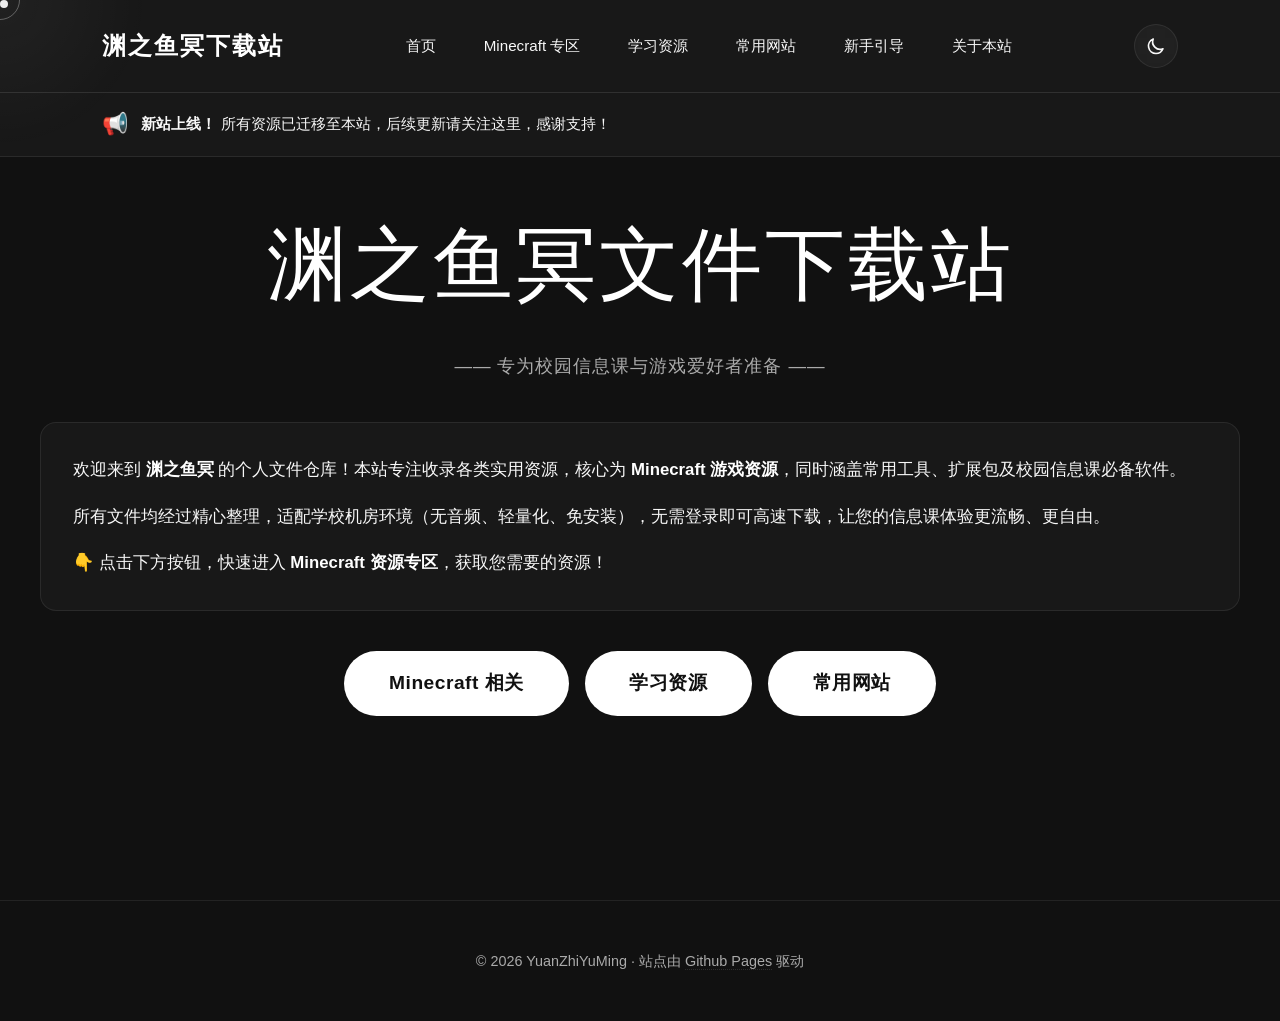
<file: index.html>
<!DOCTYPE html>
<html lang="zh-CN" data-theme="dark">
<head>
    <meta charset="UTF-8">
    <meta name="viewport" content="width=device-width, initial-scale=1.0">
    <title>YZYM Download Centre</title>
    <link rel="stylesheet" href="index.css">
    <base target="_blank">
</head>
<body>
<!-- 自定义光标 -->
<div class="cursor-dot" id="cursorDot"></div>
<div class="cursor-outline" id="cursorOutline"></div>
<div class="cursor-glow" id="cursorGlow"></div>

<!-- 导航头部 -->
<header>
    <div class="logo">渊之鱼冥下载站</div>
    <nav>
        <ul>
            <li><a href="#home">首页</a></li>
            <li><a href="minecraft.html">Minecraft 专区</a></li>
            <li><a href="study.html">学习资源</a></li>
            <li><a href="website.html">常用网站</a></li>
            <li><a href="guide.html">新手引导</a></li>
            <li><a href="#about">关于本站</a></li>
        </ul>
    </nav>
    <button class="theme-toggle magnetic-btn" id="themeToggle" aria-label="切换明暗主题">
        <svg class="sun-icon" fill="none" stroke="currentColor" viewBox="0 0 24 24">
            <path stroke-linecap="round" stroke-linejoin="round" stroke-width="2" d="M12 3v1m0 16v1m9-9h-1M4 12H3m15.364 6.364l-.707-.707M6.343 6.343l-.707-.707m12.728 0l-.707.707M6.343 17.657l-.707.707M16 12a4 4 0 11-8 0 4 4 0 018 0z"></path>
        </svg>
        <svg class="moon-icon" fill="none" stroke="currentColor" viewBox="0 0 24 24">
            <path stroke-linecap="round" stroke-linejoin="round" stroke-width="2" d="M20.354 15.354A9 9 0 018.646 3.646 9.003 9.003 0 0012 21a9.003 9.003 0 008.354-5.646z"></path>
        </svg>
    </button>
</header>

<section class="hero" id="home">
    <!-- 通栏通知栏 -->
    <div class="notice glass-card">
        <span class="notice-icon">📢</span>
        <span><strong>新站上线！</strong> 所有资源已迁移至本站，后续更新请关注这里，感谢支持！</span>
    </div>

    <h1 class="hero-title">渊之鱼冥文件下载站</h1>
    <p class="subhead">—— 专为校园信息课与游戏爱好者准备 ——</p>

    <div class="intro glass-card">
        <p>欢迎来到 <strong>渊之鱼冥</strong> 的个人文件仓库！本站专注收录各类实用资源，核心为 <strong>Minecraft 游戏资源</strong>，同时涵盖常用工具、扩展包及校园信息课必备软件。</p>
        <p>所有文件均经过精心整理，适配学校机房环境（无音频、轻量化、免安装），无需登录即可高速下载，让您的信息课体验更流畅、更自由。</p>
        <p>👇 点击下方按钮，快速进入 <strong>Minecraft 资源专区</strong>，获取您需要的资源！</p>
    </div>

    <div class="btn-group">
        <a href="minecraft.html" class="btn magnetic-btn">Minecraft 相关</a>
        <a href="study.html" class="btn magnetic-btn">学习资源</a>
        <a href="website.html" class="btn magnetic-btn">常用网站</a>
    </div>
</section>

<footer id="about">
    <p>© 2026 YuanZhiYuMing · 站点由 <a href="https://pages.github.com/" target="_blank">Github Pages</a> 驱动</p>
</footer>

<script type="text/javascript" src="index.js"></script>
</body>
</html>
</file>
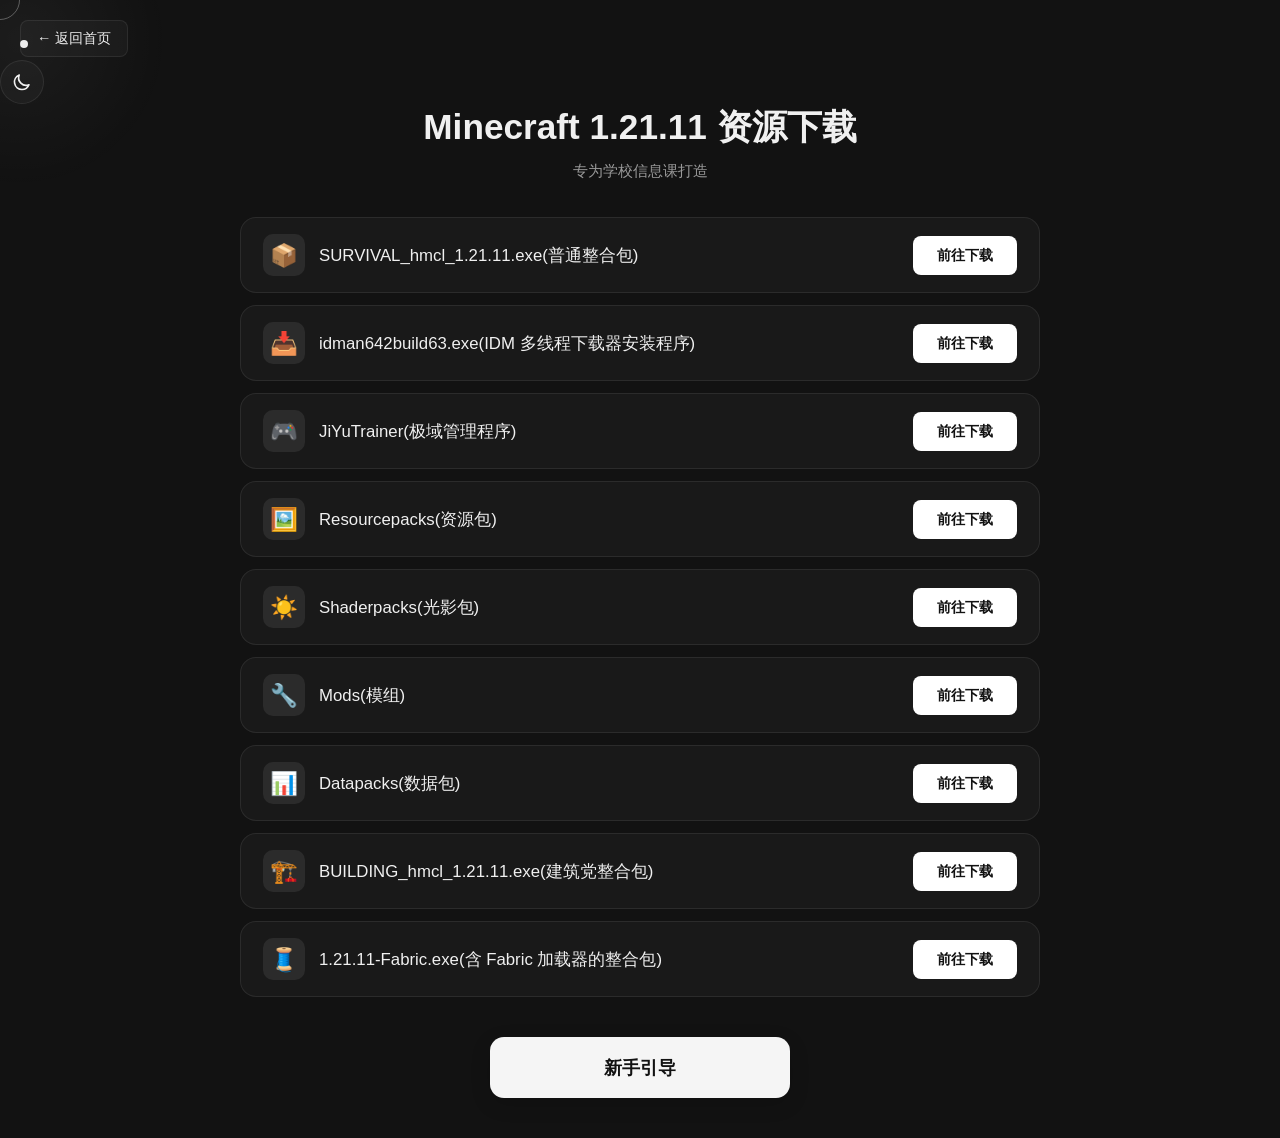
<file: minecraft.html>
<!DOCTYPE html>
<html lang="zh-CN" data-theme="dark">
<head>
    <meta charset="UTF-8">
    <meta name="viewport" content="width=device-width, initial-scale=1.0">
    <title>Minecraft 资源下载</title>
    <link rel="stylesheet" href="minecraft.css">
    <base target="_blank">
</head>
<body>
<!-- 自定义光标 -->
<div class="cursor-dot" id="cursorDot"></div>
<div class="cursor-outline" id="cursorOutline"></div>
<div class="cursor-glow" id="cursorGlow"></div>

<!-- 左上角返回按钮 -->
<a href="index.html" class="back-btn magnetic-btn">← 返回首页</a>

<!-- 右上角主题切换 -->
<button class="theme-toggle magnetic-btn" id="themeToggle" aria-label="切换明暗主题">
    <svg class="sun-icon" fill="none" stroke="currentColor" viewBox="0 0 24 24">
        <path stroke-linecap="round" stroke-linejoin="round" stroke-width="2" d="M12 3v1m0 16v1m9-9h-1M4 12H3m15.364 6.364l-.707-.707M6.343 6.343l-.707-.707m12.728 0l-.707.707M6.343 17.657l-.707.707M16 12a4 4 0 11-8 0 4 4 0 018 0z"></path>
    </svg>
    <svg class="moon-icon" fill="none" stroke="currentColor" viewBox="0 0 24 24">
        <path stroke-linecap="round" stroke-linejoin="round" stroke-width="2" d="M20.354 15.354A9 9 0 018.646 3.646 9.003 9.003 0 0012 21a9.003 9.003 0 008.354-5.646z"></path>
    </svg>
</button>

<div class="container">
    <h1 class="hero-title">Minecraft 1.21.11 资源下载</h1>
    <p class="subtitle">专为学校信息课打造</p>
    <ul class="file-list" id="fileList"></ul>
    <a href="guide.html" class="guide-btn magnetic-btn">新手引导</a>
</div>

<script src="minecraft.js"></script>
</body>
</html>
</file>
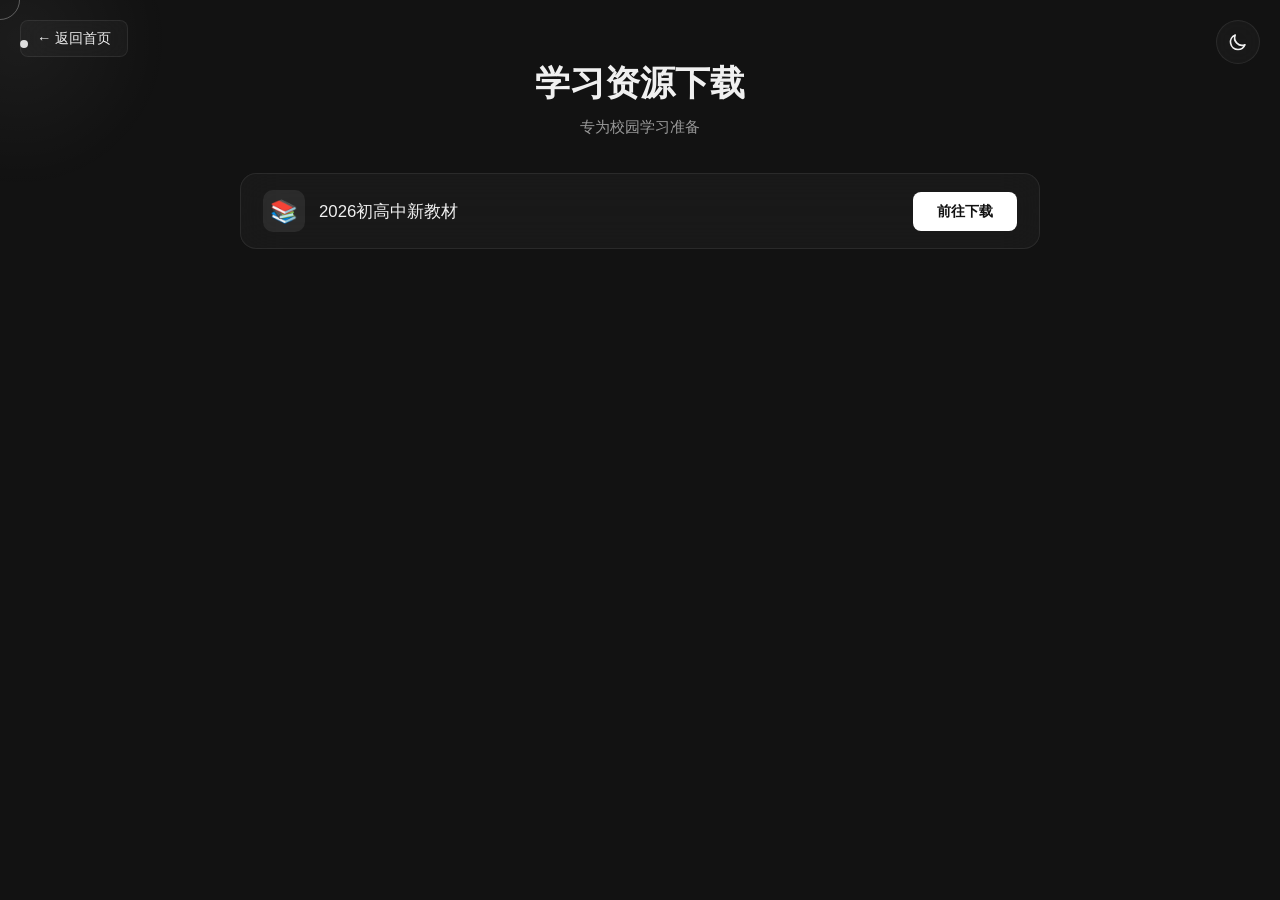
<file: study.html>
<!DOCTYPE html>
<html lang="zh-CN" data-theme="dark">
<head>
    <meta charset="UTF-8">
    <meta name="viewport" content="width=device-width, initial-scale=1.0">
    <title>学习资源下载</title>
    <link rel="stylesheet" href="study.css">
    <base target="_blank">
</head>
<body>
<!-- 自定义光标 -->
<div class="cursor-dot" id="cursorDot"></div>
<div class="cursor-outline" id="cursorOutline"></div>
<div class="cursor-glow" id="cursorGlow"></div>

<!-- 左上角返回按钮 -->
<a href="index.html" class="back-btn magnetic-btn">← 返回首页</a>

<!-- 右上角主题切换 -->
<button class="theme-toggle magnetic-btn" id="themeToggle" aria-label="切换明暗主题">
    <svg class="sun-icon" fill="none" stroke="currentColor" viewBox="0 0 24 24">
        <path stroke-linecap="round" stroke-linejoin="round" stroke-width="2" d="M12 3v1m0 16v1m9-9h-1M4 12H3m15.364 6.364l-.707-.707M6.343 6.343l-.707-.707m12.728 0l-.707.707M6.343 17.657l-.707.707M16 12a4 4 0 11-8 0 4 4 0 018 0z"></path>
    </svg>
    <svg class="moon-icon" fill="none" stroke="currentColor" viewBox="0 0 24 24">
        <path stroke-linecap="round" stroke-linejoin="round" stroke-width="2" d="M20.354 15.354A9 9 0 018.646 3.646 9.003 9.003 0 0012 21a9.003 9.003 0 008.354-5.646z"></path>
    </svg>
</button>

<div class="container">
    <h1 class="hero-title">学习资源下载</h1>
    <p class="subtitle">专为校园学习准备</p>
    <ul class="file-list" id="fileList"></ul>
</div>

<script src="study.js"></script>
</body>
</html>
</file>
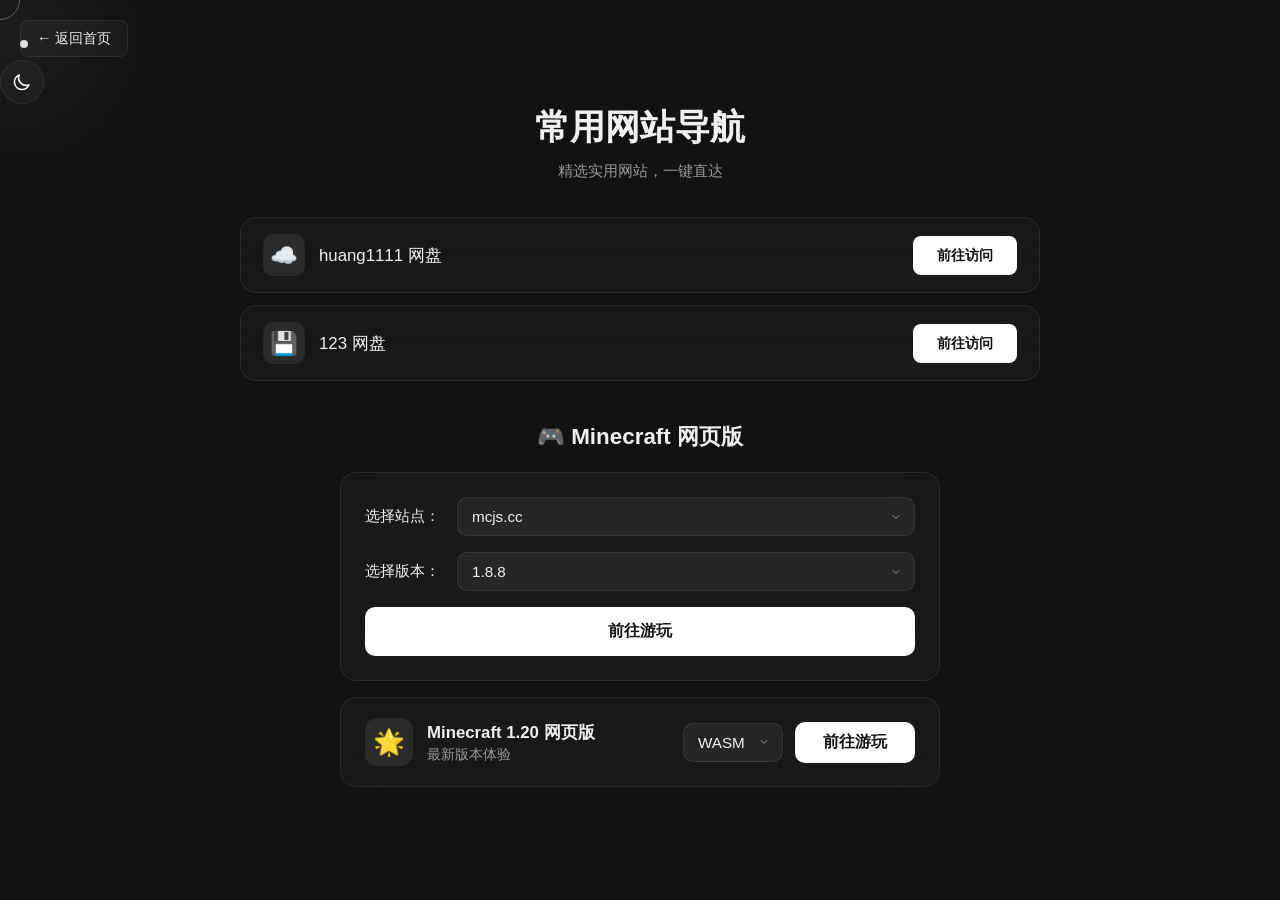
<file: website.html>
<!DOCTYPE html>
<html lang="zh-CN" data-theme="dark">
<head>
    <meta charset="UTF-8">
    <meta name="viewport" content="width=device-width, initial-scale=1.0">
    <title>常用网站导航</title>
    <link rel="stylesheet" href="minecraft.css">
    <link rel="stylesheet" href="website.css">
    <base target="_blank">
</head>
<body>
<!-- 自定义光标 -->
<div class="cursor-dot" id="cursorDot"></div>
<div class="cursor-outline" id="cursorOutline"></div>
<div class="cursor-glow" id="cursorGlow"></div>

<!-- 左上角返回按钮 -->
<a href="index.html" class="back-btn magnetic-btn">← 返回首页</a>

<!-- 右上角主题切换 -->
<button class="theme-toggle magnetic-btn" id="themeToggle" aria-label="切换明暗主题">
    <svg class="sun-icon" fill="none" stroke="currentColor" viewBox="0 0 24 24">
        <path stroke-linecap="round" stroke-linejoin="round" stroke-width="2" d="M12 3v1m0 16v1m9-9h-1M4 12H3m15.364 6.364l-.707-.707M6.343 6.343l-.707-.707m12.728 0l-.707.707M6.343 17.657l-.707.707M16 12a4 4 0 11-8 0 4 4 0 018 0z"></path>
    </svg>
    <svg class="moon-icon" fill="none" stroke="currentColor" viewBox="0 0 24 24">
        <path stroke-linecap="round" stroke-linejoin="round" stroke-width="2" d="M20.354 15.354A9 9 0 018.646 3.646 9.003 9.003 0 0012 21a9.003 9.003 0 008.354-5.646z"></path>
    </svg>
</button>

<!-- 镜像站选择弹窗（仅 mcjs.cc 弹出） -->
<div class="mirror-modal" id="mirrorModal">
    <div class="mirror-modal-content glass-card">
        <h3>选择访问节点</h3>
        <p class="mirror-desc">主站若无法访问请尝试镜像站</p>
        <div class="mirror-options">
            <label class="mirror-option">
                <input type="radio" name="mirror" value="main" checked>
                <span class="mirror-label">主站</span>
            </label>
            <label class="mirror-option">
                <input type="radio" name="mirror" value="mirror1">
                <span class="mirror-label">镜像站 1</span>
            </label>
            <label class="mirror-option">
                <input type="radio" name="mirror" value="mirror2">
                <span class="mirror-label">镜像站 2</span>
            </label>
            <label class="mirror-option">
                <input type="radio" name="mirror" value="mirror3">
                <span class="mirror-label">镜像站 3 (IPv6)</span>
            </label>
        </div>
        <div class="mirror-actions">
            <button class="mirror-cancel" id="mirrorCancel">取消</button>
            <button class="mirror-confirm" id="mirrorConfirm">前往游玩</button>
        </div>
    </div>
</div>

<div class="container">
    <h1 class="hero-title">常用网站导航</h1>
    <p class="subtitle">精选实用网站，一键直达</p>

    <!-- 网盘网站 -->
    <ul class="file-list" id="fileList"></ul>

    <!-- Minecraft 网页版 -->
    <div class="mc-web-section">
        <h2 class="section-title">🎮 Minecraft 网页版</h2>

        <!-- 选择器卡片 -->
        <div class="selector-card glass-card">
            <div class="selector-row">
                <label for="mcSite">选择站点：</label>
                <select id="mcSite" class="mc-select">
                    <option value="mcjs">mcjs.cc</option>
                    <option value="eagler">eaglercraft.ir</option>
                </select>
            </div>
            <div class="selector-row">
                <label for="mcVersion">选择版本：</label>
                <select id="mcVersion" class="mc-select">
                    <option value="1.8.8">1.8.8</option>
                    <option value="1.12.2">1.12.2</option>
                    <option value="1.8.8wasm">1.8.8 WASM</option>
                    <option value="1.12.2wasm">1.12.2 WASM</option>
                </select>
            </div>
            <button class="go-btn magnetic-btn" id="mcGoBtn">前往游玩</button>
        </div>

        <!-- 1.20 版卡片 -->
        <div class="version-card glass-card">
            <div class="version-info">
                <div class="version-icon">🌟</div>
                <div class="version-text">
                    <div class="version-name">Minecraft 1.20 网页版</div>
                    <div class="version-desc">最新版本体验</div>
                </div>
            </div>
            <div class="version-selector">
                <select id="mc120Type" class="mc-select">
                    <option value="wasm">WASM</option>
                    <option value="js">JS</option>
                </select>
                <button class="go-btn magnetic-btn" id="mc120Btn">前往游玩</button>
            </div>
        </div>
    </div>
</div>

<script src="website.js"></script>
</body>
</html>
</file>
<file: index.css>
/* ========== 全局重置 ========== */
* {
    margin: 0;
    padding: 0;
    box-sizing: border-box;
    font-family: "PingFang SC", "Microsoft YaHei", sans-serif;
}
html {
    scroll-behavior: smooth;
}

/* ========== 隐藏默认光标 ========== */
* {
    cursor: none !important;
}

/* ========== 自定义光标 ========== */
.cursor-dot {
    width: 8px;
    height: 8px;
    background: var(--accent-white);
    border-radius: 50%;
    position: fixed;
    pointer-events: none;
    z-index: 99999;
    transition: transform 0.1s ease, opacity 0.3s ease;
    mix-blend-mode: difference;
}
.cursor-outline {
    width: 40px;
    height: 40px;
    border: 1px solid var(--cursor-outline);
    border-radius: 50%;
    position: fixed;
    pointer-events: none;
    z-index: 99998;
    transition: transform 0.15s ease, width 0.3s ease, height 0.3s ease, border-color 0.3s ease;
}
.cursor-outline.hover {
    width: 60px;
    height: 60px;
    border-color: var(--accent-white);
}
/* 动态光效 */
.cursor-glow {
    width: 300px;
    height: 300px;
    background: radial-gradient(circle, var(--glow-color) 0%, transparent 70%);
    border-radius: 50%;
    position: fixed;
    pointer-events: none;
    z-index: 99997;
    opacity: 0.15;
    transform: translate(-50%, -50%);
    transition: opacity 0.3s ease;
}

/* ========== 页面加载淡入动画 ========== */
body {
    opacity: 0;
    animation: pageFadeIn 0.7s ease forwards;
}
@keyframes pageFadeIn {
    to { opacity: 1; }
}

/* ========== 黑白双主题变量 ========== */
:root {
    --bg-body: #111111;
    --bg-card: #1a1a1a;
    --text-primary: #f8f8f8;
    --text-secondary: #aaaaaa;
    --border-color: rgba(255,255,255,0.12);
    --accent-white: #ffffff;
    --btn-bg: #ffffff;
    --btn-text: #111111;
    --notice-line: #cccccc;
    --notice-bg: rgba(255,255,255,0.05);
    --cursor-outline: rgba(255,255,255,0.3);
    --glow-color: rgba(255,255,255,0.3);
    --glass-bg: rgba(255,255,255,0.03);
    --glass-border: rgba(255,255,255,0.08);
    --glass-blur: 20px;
}
[data-theme="light"] {
    --bg-body: #f5f5f5;
    --bg-card: #ffffff;
    --text-primary: #111111;
    --text-secondary: #666666;
    --border-color: rgba(0,0,0,0.12);
    --accent-white: #111111;
    --btn-bg: #111111;
    --btn-text: #ffffff;
    --notice-line: #333333;
    --notice-bg: rgba(0,0,0,0.04);
    --cursor-outline: rgba(0,0,0,0.3);
    --glow-color: rgba(0,0,0,0.15);
    --glass-bg: rgba(255,255,255,0.5);
    --glass-border: rgba(0,0,0,0.08);
    --glass-blur: 20px;
}

body {
    color: var(--text-primary);
    background: var(--bg-body);
    line-height: 1.7;
    overflow-x: hidden;
    transition: background 0.3s ease, color 0.3s ease;
}

/* ========== 毛玻璃卡片通用样式 ========== */
.glass-card {
    background: var(--glass-bg);
    backdrop-filter: blur(var(--glass-blur));
    -webkit-backdrop-filter: blur(var(--glass-blur));
    border: 1px solid var(--glass-border);
    border-radius: 16px;
    transition: all 0.4s cubic-bezier(0.16, 1, 0.3, 1);
}
.glass-card:hover {
    border-color: var(--border-color);
    transform: translateY(-4px);
    box-shadow: 0 20px 40px rgba(0,0,0,0.15);
}
[data-theme="light"] .glass-card:hover {
    box-shadow: 0 20px 40px rgba(0,0,0,0.08);
}

/* ========== 固定导航栏 ========== */
header {
    width: 100%;
    padding: 1.5rem 8%;
    display: flex;
    justify-content: space-between;
    align-items: center;
    gap: 2rem;
    position: fixed;
    top: 0;
    left: 0;
    background: var(--glass-bg);
    backdrop-filter: blur(var(--glass-blur));
    -webkit-backdrop-filter: blur(var(--glass-blur));
    z-index: 999;
    transition: all 0.3s ease;
    border-bottom: 1px solid var(--glass-border);
}

.logo {
    font-size: 1.5rem;
    font-weight: 700;
    letter-spacing: 2px;
    color: var(--accent-white);
    white-space: nowrap;
}

nav ul {
    display: flex;
    gap: 3rem;
    list-style: none;
    white-space: nowrap;
}
nav a {
    text-decoration: none;
    color: var(--text-primary);
    font-size: 0.95rem;
    position: relative;
    transition: 0.2s;
}
nav a::after {
    content: '';
    position: absolute;
    bottom: -4px;
    left: 0;
    width: 0;
    height: 2px;
    background: var(--accent-white);
    transition: 0.3s;
}
nav a:hover::after {
    width: 100%;
}

/* ========== 主题切换按钮（新风格） ========== */
.theme-toggle {
    width: 44px;
    height: 44px;
    border-radius: 50%;
    border: 1px solid var(--glass-border);
    background: var(--glass-bg);
    backdrop-filter: blur(var(--glass-blur));
    -webkit-backdrop-filter: blur(var(--glass-blur));
    color: var(--text-primary);
    cursor: none;
    transition: all 0.3s cubic-bezier(0.16, 1, 0.3, 1);
    display: flex;
    align-items: center;
    justify-content: center;
    flex-shrink: 0;
    position: relative;
    overflow: hidden;
}
.theme-toggle:hover {
    transform: scale(1.1);
    border-color: var(--accent-white);
    background: var(--glass-bg);
}
.theme-toggle:active {
    transform: scale(0.95);
}
.theme-toggle svg {
    width: 20px;
    height: 20px;
    position: absolute;
    transition: all 0.4s cubic-bezier(0.16, 1, 0.3, 1);
}
/* 深色模式：显示月亮，隐藏太阳 */
[data-theme="dark"] .theme-toggle .sun-icon {
    opacity: 0;
    transform: rotate(90deg) scale(0.5);
}
[data-theme="dark"] .theme-toggle .moon-icon {
    opacity: 1;
    transform: rotate(0deg) scale(1);
}
/* 浅色模式：显示太阳，隐藏月亮 */
[data-theme="light"] .theme-toggle .sun-icon {
    opacity: 1;
    transform: rotate(0deg) scale(1);
}
[data-theme="light"] .theme-toggle .moon-icon {
    opacity: 0;
    transform: rotate(-90deg) scale(0.5);
}

/* ========== 通栏通知栏 ========== */
.notice {
    width: 100%;
    padding: 14px 8%;
    font-size: 0.95em;
    color: var(--text-primary);
    text-align: left;
    display: flex;
    align-items: center;
    gap: 12px;
    margin: 0 0 2.5rem 0;
    margin-top: 92px;
    border-radius: 0;
    border-left: none;
    border-right: none;
    border-top: none;
}
.notice-icon {
    font-size: 1.4em;
    flex-shrink: 0;
    color: var(--accent-white);
}

/* ========== 主视觉容器 ========== */
.hero {
    min-height: 100vh;
    display: flex;
    flex-direction: column;
    align-items: center;
    text-align: center;
    padding: 0 0 4rem 0;
}
.hero-title {
    font-size: clamp(2.5rem, 8vw, 5rem);
    font-weight: 500;
    margin-bottom: 1.2rem;
    letter-spacing: 3px;
    color: var(--accent-white);
    opacity: 0;
    transform: translateY(40px);
    animation: fadeUp 1s cubic-bezier(0.16, 1, 0.3, 1) forwards;
    animation-delay: 0.2s;
}
.subhead {
    font-size: 1.1rem;
    color: var(--text-secondary);
    margin-bottom: 2.5rem;
    letter-spacing: 1px;
    opacity: 0;
    transform: translateY(40px);
    animation: fadeUp 1s cubic-bezier(0.16, 1, 0.3, 1) forwards;
    animation-delay: 0.4s;
}
@keyframes fadeUp {
    to { opacity: 1; transform: translateY(0); }
}

/* ========== 介绍卡片（毛玻璃） ========== */
.intro {
    max-width: 1200px;
    width: calc(100% - 60px);
    font-size: 1.05em;
    line-height: 1.8;
    color: var(--text-primary);
    margin-bottom: 2.5rem;
    text-align: left;
    padding: 2rem;
}
.intro p {
    margin-bottom: 1rem;
}
.intro p:last-child {
    margin-bottom: 0;
}
.intro strong {
    color: var(--accent-white);
    font-weight: 600;
}

/* ========== 磁性按钮 ========== */
.magnetic-btn {
    position: relative;
    transition: transform 0.3s cubic-bezier(0.16, 1, 0.3, 1);
}
.magnetic-btn:hover {
    transform: scale(1.05);
}
.magnetic-btn::after {
    content: '';
    position: absolute;
    inset: -2px;
    border-radius: inherit;
    background: linear-gradient(135deg, rgba(139, 127, 112, 0.2), rgba(180, 165, 145, 0.1));
    opacity: 0;
    transition: opacity 0.3s;
    z-index: -1;
}
.magnetic-btn:hover::after {
    opacity: 1;
}

.btn {
    display: inline-block;
    padding: 1rem 2.8rem;
    background: var(--btn-bg);
    text-decoration: none;
    color: var(--btn-text);
    border-radius: 50px;
    font-weight: 700;
    font-size: 1.2em;
    transition: all 0.3s cubic-bezier(0.16, 1, 0.3, 1);
    border: none;
    cursor: none;
    letter-spacing: 0.5px;
    position: relative;
    overflow: hidden;
}
.btn::before {
    content: '';
    position: absolute;
    inset: 0;
    background: linear-gradient(135deg, transparent 40%, rgba(255,255,255,0.2) 50%, transparent 60%);
    transform: translateX(-100%);
    transition: transform 0.6s;
}
.btn:hover::before {
    transform: translateX(100%);
}
.btn:hover {
    transform: scale(1.05);
    opacity: 0.9;
}
.btn:active {
    transform: scale(0.98);
}

/* ========== 按钮组 ========== */
.btn-group {
    display: flex;
    gap: 16px;
    justify-content: center;
    align-items: center;
    flex-wrap: wrap;
}

/* ========== 页脚 ========== */
footer {
    padding: 3rem 8%;
    text-align: center;
    border-top: 1px solid var(--glass-border);
    color: var(--text-secondary);
    font-size: 0.9rem;
}
footer a {
    color: var(--text-secondary);
    text-decoration: none;
    border-bottom: 1px dotted var(--border-color);
    transition: all 0.3s ease;
}
footer a:hover {
    color: var(--accent-white);
    border-bottom-color: var(--accent-white);
}

/* ========== 移动端适配 ========== */
@media(max-width:768px) {
    header {
        padding: 1.2rem 5%;
        gap: 1rem;
    }
    nav ul {
        display: none;
    }
    .notice {
        margin-top: 80px;
        font-size: 0.85em;
        padding: 12px 5%;
        flex-wrap: wrap;
    }
    .intro {
        padding: 1.5rem;
        font-size: 0.95em;
    }
    .btn {
        padding: 0.8rem 2.2rem;
        font-size: 1.1em;
    }
    .theme-toggle {
        width: 40px;
        height: 40px;
    }
    .theme-toggle svg {
        width: 18px;
        height: 18px;
    }
    /* 移动端恢复默认光标 */
    * {
        cursor: auto !important;
    }
    .cursor-dot, .cursor-outline, .cursor-glow {
        display: none !important;
    }
}
@media(max-width:480px) {
    .btn-group {
        flex-direction: column;
        width: 100%;
    }
    .btn {
        width: 100%;
        text-align: center;
    }
    .intro {
        width: calc(100% - 32px);
    }
}
</file>
<file: minecraft.css>
/* ========== 全局重置 ========== */
* {
    margin: 0;
    padding: 0;
    box-sizing: border-box;
}

/* ========== 隐藏默认光标 ========== */
* {
    cursor: none !important;
}

/* ========== 自定义光标 ========== */
.cursor-dot {
    width: 8px;
    height: 8px;
    background: var(--accent-white);
    border-radius: 50%;
    position: fixed;
    pointer-events: none;
    z-index: 99999;
    transition: transform 0.1s ease, opacity 0.3s ease;
    mix-blend-mode: difference;
}
.cursor-outline {
    width: 40px;
    height: 40px;
    border: 1px solid var(--cursor-outline);
    border-radius: 50%;
    position: fixed;
    pointer-events: none;
    z-index: 99998;
    transition: transform 0.15s ease, width 0.3s ease, height 0.3s ease, border-color 0.3s ease;
}
.cursor-outline.hover {
    width: 60px;
    height: 60px;
    border-color: var(--accent-white);
}
/* 动态光效 */
.cursor-glow {
    width: 300px;
    height: 300px;
    background: radial-gradient(circle, var(--glow-color) 0%, transparent 70%);
    border-radius: 50%;
    position: fixed;
    pointer-events: none;
    z-index: 99997;
    opacity: 0.15;
    transform: translate(-50%, -50%);
    transition: opacity 0.3s ease;
}

/* ========== 黑白双主题变量 ========== */
:root {
    --bg-body: #121212;
    --bg-container: #1e1e1e;
    --bg-card: rgba(255,255,255,0.06);
    --bg-card-hover: rgba(255,255,255,0.12);
    --border-color: rgba(255,255,255,0.1);
    --text-primary: #f0f0f0;
    --text-secondary: #999;
    --shadow: 0 8px 25px rgba(0,0,0,0.3);
    --btn-normal-bg: #ffffff;
    --btn-normal-text: #121212;
    --guide-btn-bg: #f5f5f5;
    --guide-btn-text: #121212;
    --icon-bg: rgba(255,255,255,0.08);
    --cursor-outline: rgba(255,255,255,0.3);
    --glow-color: rgba(255,255,255,0.3);
    --accent-white: #ffffff;
    --glass-bg: rgba(255,255,255,0.03);
    --glass-border: rgba(255,255,255,0.08);
    --glass-blur: 20px;
}
[data-theme="light"] {
    --bg-body: #f5f5f5;
    --bg-container: #ffffff;
    --bg-card: rgba(0,0,0,0.04);
    --bg-card-hover: rgba(0,0,0,0.08);
    --border-color: rgba(0,0,0,0.1);
    --text-primary: #121212;
    --text-secondary: #666;
    --shadow: 0 8px 25px rgba(0,0,0,0.08);
    --btn-normal-bg: #121212;
    --btn-normal-text: #ffffff;
    --guide-btn-bg: #1a1a1a;
    --guide-btn-text: #ffffff;
    --icon-bg: rgba(0,0,0,0.06);
    --cursor-outline: rgba(0,0,0,0.3);
    --glow-color: rgba(0,0,0,0.15);
    --accent-white: #111111;
    --glass-bg: rgba(255,255,255,0.5);
    --glass-border: rgba(0,0,0,0.08);
    --glass-blur: 20px;
}

/* 页面淡入加载动画 */
body {
    opacity: 0;
    animation: pageFadeIn 0.7s ease forwards;
}
@keyframes pageFadeIn {
    to { opacity: 1; }
}

body {
    font-family: -apple-system, BlinkMacSystemFont, 'Segoe UI', Roboto, sans-serif;
    background-color: var(--bg-body);
    min-height: 100vh;
    color: var(--text-primary);
    padding: 40px 20px;
    transition: background 0.3s, color 0.3s;
    position: relative;
}

/* ========== 磁性按钮 ========== */
.magnetic-btn {
    position: relative;
    transition: transform 0.3s cubic-bezier(0.16, 1, 0.3, 1);
}
.magnetic-btn:hover {
    transform: scale(1.05);
}

/* ========== 毛玻璃卡片通用样式 ========== */
.glass-card {
    background: var(--glass-bg);
    backdrop-filter: blur(var(--glass-blur));
    -webkit-backdrop-filter: blur(var(--glass-blur));
    border: 1px solid var(--glass-border);
    border-radius: 16px;
    transition: all 0.4s cubic-bezier(0.16, 1, 0.3, 1);
}

/* ========== 返回按钮 ========== */
.back-btn {
    position: fixed;
    top: 20px;
    left: 20px;
    display: inline-block;
    padding: 8px 16px;
    background: var(--glass-bg);
    backdrop-filter: blur(var(--glass-blur));
    -webkit-backdrop-filter: blur(var(--glass-blur));
    color: var(--text-primary);
    text-decoration: none;
    border-radius: 8px;
    border: 1px solid var(--glass-border);
    font-size: 0.9em;
    transition: all 0.25s;
    z-index: 10;
    cursor: none;
}
.back-btn:hover {
    background: var(--bg-card-hover);
    border-color: var(--accent-white);
}

/* ========== 主题切换按钮（新风格） ========== */
.theme-toggle {
    position: fixed;
    top: 20px;
    right: 20px;
    width: 44px;
    height: 44px;
    border-radius: 50%;
    border: 1px solid var(--glass-border);
    background: var(--glass-bg);
    backdrop-filter: blur(var(--glass-blur));
    -webkit-backdrop-filter: blur(var(--glass-blur));
    color: var(--text-primary);
    cursor: none;
    transition: all 0.3s cubic-bezier(0.16, 1, 0.3, 1);
    z-index: 999;
    display: flex;
    align-items: center;
    justify-content: center;
    flex-shrink: 0;
    position: relative;
    overflow: hidden;
}
.theme-toggle:hover {
    transform: scale(1.1);
    border-color: var(--accent-white);
}
.theme-toggle:active {
    transform: scale(0.95);
}
.theme-toggle svg {
    width: 20px;
    height: 20px;
    position: absolute;
    transition: all 0.4s cubic-bezier(0.16, 1, 0.3, 1);
}
[data-theme="dark"] .theme-toggle .sun-icon {
    opacity: 0;
    transform: rotate(90deg) scale(0.5);
}
[data-theme="dark"] .theme-toggle .moon-icon {
    opacity: 1;
    transform: rotate(0deg) scale(1);
}
[data-theme="light"] .theme-toggle .sun-icon {
    opacity: 1;
    transform: rotate(0deg) scale(1);
}
[data-theme="light"] .theme-toggle .moon-icon {
    opacity: 0;
    transform: rotate(-90deg) scale(0.5);
}

/* ========== 容器 ========== */
.container {
    max-width: 800px;
    margin: 0 auto;
    padding-top: 20px;
}

.hero-title {
    text-align: center;
    font-size: 2.2em;
    margin-bottom: 10px;
    color: var(--text-primary);
    opacity: 0;
    transform: translateY(40px);
    animation: fadeUp 1s cubic-bezier(0.16, 1, 0.3, 1) forwards;
    animation-delay: 0.2s;
}
.subtitle {
    text-align: center;
    color: var(--text-secondary);
    margin-bottom: 35px;
    font-size: 0.95em;
    opacity: 0;
    transform: translateY(40px);
    animation: fadeUp 1s cubic-bezier(0.16, 1, 0.3, 1) forwards;
    animation-delay: 0.4s;
}
@keyframes fadeUp {
    to { opacity: 1; transform: translateY(0); }
}

.file-list {
    list-style: none;
    display: flex;
    flex-direction: column;
    gap: 12px;
}
.file-item {
    display: flex;
    align-items: center;
    justify-content: space-between;
    background: var(--glass-bg);
    backdrop-filter: blur(var(--glass-blur));
    -webkit-backdrop-filter: blur(var(--glass-blur));
    border: 1px solid var(--glass-border);
    border-radius: 16px;
    padding: 16px 22px;
    transition: all 0.4s cubic-bezier(0.16, 1, 0.3, 1);
    cursor: none;
}
.file-item:hover {
    border-color: var(--border-color);
    transform: translateY(-4px);
    box-shadow: 0 20px 40px rgba(0,0,0,0.15);
}
[data-theme="light"] .file-item:hover {
    box-shadow: 0 20px 40px rgba(0,0,0,0.08);
}
.file-info {
    display: flex;
    align-items: center;
    gap: 14px;
}
.file-icon {
    width: 42px;
    height: 42px;
    border-radius: 10px;
    display: flex;
    align-items: center;
    justify-content: center;
    font-size: 1.4em;
    background: var(--icon-bg);
}
.file-name {
    font-size: 1.05em;
    font-weight: 500;
}

.download-btn {
    display: inline-block;
    padding: 10px 24px;
    background: var(--btn-normal-bg);
    color: var(--btn-normal-text);
    text-decoration: none;
    border-radius: 8px;
    font-weight: 600;
    font-size: 0.9em;
    transition: all 0.25s ease;
    white-space: nowrap;
    cursor: none;
    position: relative;
    overflow: hidden;
}
.download-btn::before {
    content: '';
    position: absolute;
    inset: 0;
    background: linear-gradient(135deg, transparent 40%, rgba(255,255,255,0.2) 50%, transparent 60%);
    transform: translateX(-100%);
    transition: transform 0.6s;
}
.download-btn:hover::before {
    transform: translateX(100%);
}
.download-btn:hover {
    opacity: 0.85;
    transform: scale(1.05);
}

/* ========== 新手引导按钮 ========== */
.guide-btn {
    display: block;
    width: 100%;
    max-width: 300px;
    margin: 40px auto 0;
    padding: 18px;
    background: var(--guide-btn-bg);
    color: var(--guide-btn-text);
    text-align: center;
    text-decoration: none;
    border-radius: 14px;
    font-weight: 700;
    font-size: 1.15em;
    transition: all 0.3s ease;
    box-shadow: 0 6px 20px rgba(0, 0, 0, 0.15);
    cursor: none;
    position: relative;
    overflow: hidden;
}
.guide-btn::before {
    content: '';
    position: absolute;
    inset: 0;
    background: linear-gradient(135deg, transparent 40%, rgba(255,255,255,0.2) 50%, transparent 60%);
    transform: translateX(-100%);
    transition: transform 0.6s;
}
.guide-btn:hover::before {
    transform: translateX(100%);
}
.guide-btn:hover {
    transform: scale(1.05);
    opacity: 0.85;
}

/* ========== 响应式 ========== */
@media (max-width: 600px) {
    .file-item {
        flex-direction: column;
        gap: 12px;
        text-align: center;
    }
    .file-info {
        flex-direction: column;
        gap: 6px;
    }
    .back-btn {
        top: 10px;
        left: 10px;
        font-size: 0.8em;
        padding: 6px 12px;
    }
    .theme-toggle {
        top: 10px;
        right: 10px;
        width: 38px;
        height: 38px;
    }
    .theme-toggle svg {
        width: 18px;
        height: 18px;
    }
    .hero-title {
        font-size: 1.6em;
    }
    /* 移动端恢复默认光标 */
    * {
        cursor: auto !important;
    }
    .cursor-dot, .cursor-outline, .cursor-glow {
        display: none !important;
    }
}
</file>
<file: study.css>
/* ========== 全局重置 ========== */
* {
    margin: 0;
    padding: 0;
    box-sizing: border-box;
}

/* ========== 隐藏默认光标 ========== */
* {
    cursor: none !important;
}

/* ========== 自定义光标 ========== */
.cursor-dot {
    width: 8px;
    height: 8px;
    background: var(--accent-white);
    border-radius: 50%;
    position: fixed;
    pointer-events: none;
    z-index: 99999;
    transition: transform 0.1s ease, opacity 0.3s ease;
    mix-blend-mode: difference;
}
.cursor-outline {
    width: 40px;
    height: 40px;
    border: 1px solid var(--cursor-outline);
    border-radius: 50%;
    position: fixed;
    pointer-events: none;
    z-index: 99998;
    transition: transform 0.15s ease, width 0.3s ease, height 0.3s ease, border-color 0.3s ease;
}
.cursor-outline.hover {
    width: 60px;
    height: 60px;
    border-color: var(--accent-white);
}
/* 动态光效 */
.cursor-glow {
    width: 300px;
    height: 300px;
    background: radial-gradient(circle, var(--glow-color) 0%, transparent 70%);
    border-radius: 50%;
    position: fixed;
    pointer-events: none;
    z-index: 99997;
    opacity: 0.15;
    transform: translate(-50%, -50%);
    transition: opacity 0.3s ease;
}

/* ========== 黑白双主题变量 ========== */
:root {
    --bg-body: #121212;
    --bg-container: #1e1e1e;
    --bg-card: rgba(255,255,255,0.06);
    --bg-card-hover: rgba(255,255,255,0.12);
    --border-color: rgba(255,255,255,0.1);
    --text-primary: #f0f0f0;
    --text-secondary: #999;
    --shadow: 0 8px 25px rgba(0,0,0,0.3);
    --btn-normal-bg: #ffffff;
    --btn-normal-text: #121212;
    --guide-btn-bg: #f5f5f5;
    --guide-btn-text: #121212;
    --icon-bg: rgba(255,255,255,0.08);
    --cursor-outline: rgba(255,255,255,0.3);
    --glow-color: rgba(255,255,255,0.3);
    --accent-white: #ffffff;
    --glass-bg: rgba(255,255,255,0.03);
    --glass-border: rgba(255,255,255,0.08);
    --glass-blur: 20px;
}
[data-theme="light"] {
    --bg-body: #f5f5f5;
    --bg-container: #ffffff;
    --bg-card: rgba(0,0,0,0.04);
    --bg-card-hover: rgba(0,0,0,0.08);
    --border-color: rgba(0,0,0,0.1);
    --text-primary: #121212;
    --text-secondary: #666;
    --shadow: 0 8px 25px rgba(0,0,0,0.08);
    --btn-normal-bg: #121212;
    --btn-normal-text: #ffffff;
    --guide-btn-bg: #1a1a1a;
    --guide-btn-text: #ffffff;
    --icon-bg: rgba(0,0,0,0.06);
    --cursor-outline: rgba(0,0,0,0.3);
    --glow-color: rgba(0,0,0,0.15);
    --accent-white: #111111;
    --glass-bg: rgba(255,255,255,0.5);
    --glass-border: rgba(0,0,0,0.08);
    --glass-blur: 20px;
}

/* 页面淡入加载动画 */
body {
    opacity: 0;
    animation: pageFadeIn 0.7s ease forwards;
}
@keyframes pageFadeIn {
    to { opacity: 1; }
}

body {
    font-family: -apple-system, BlinkMacSystemFont, 'Segoe UI', Roboto, sans-serif;
    background-color: var(--bg-body);
    min-height: 100vh;
    color: var(--text-primary);
    padding: 40px 20px;
    transition: background 0.3s, color 0.3s;
    position: relative;
}

/* ========== 磁性按钮 ========== */
.magnetic-btn {
    position: relative;
    transition: transform 0.3s cubic-bezier(0.16, 1, 0.3, 1);
}
.magnetic-btn:hover {
    transform: scale(1.05);
}

/* ========== 毛玻璃卡片通用样式 ========== */
.glass-card {
    background: var(--glass-bg);
    backdrop-filter: blur(var(--glass-blur));
    -webkit-backdrop-filter: blur(var(--glass-blur));
    border: 1px solid var(--glass-border);
    border-radius: 16px;
    transition: all 0.4s cubic-bezier(0.16, 1, 0.3, 1);
}

/* ========== 返回按钮 ========== */
.back-btn {
    position: fixed;
    top: 20px;
    left: 20px;
    display: inline-block;
    padding: 8px 16px;
    background: var(--glass-bg);
    backdrop-filter: blur(var(--glass-blur));
    -webkit-backdrop-filter: blur(var(--glass-blur));
    color: var(--text-primary);
    text-decoration: none;
    border-radius: 8px;
    border: 1px solid var(--glass-border);
    font-size: 0.9em;
    transition: all 0.25s;
    z-index: 10;
    cursor: none;
}
.back-btn:hover {
    background: var(--bg-card-hover);
    border-color: var(--accent-white);
}

/* ========== 主题切换按钮（新风格） ========== */
.theme-toggle {
    position: fixed;
    top: 20px;
    right: 20px;
    width: 44px;
    height: 44px;
    border-radius: 50%;
    border: 1px solid var(--glass-border);
    background: var(--glass-bg);
    backdrop-filter: blur(var(--glass-blur));
    -webkit-backdrop-filter: blur(var(--glass-blur));
    color: var(--text-primary);
    cursor: none;
    transition: all 0.3s cubic-bezier(0.16, 1, 0.3, 1);
    z-index: 999;
    display: flex;
    align-items: center;
    justify-content: center;
    flex-shrink: 0;
    overflow: hidden;
}
.theme-toggle:hover {
    transform: scale(1.1);
    border-color: var(--accent-white);
}
.theme-toggle:active {
    transform: scale(0.95);
}
.theme-toggle svg {
    width: 20px;
    height: 20px;
    position: absolute;
    transition: all 0.4s cubic-bezier(0.16, 1, 0.3, 1);
}
[data-theme="dark"] .theme-toggle .sun-icon {
    opacity: 0;
    transform: rotate(90deg) scale(0.5);
}
[data-theme="dark"] .theme-toggle .moon-icon {
    opacity: 1;
    transform: rotate(0deg) scale(1);
}
[data-theme="light"] .theme-toggle .sun-icon {
    opacity: 1;
    transform: rotate(0deg) scale(1);
}
[data-theme="light"] .theme-toggle .moon-icon {
    opacity: 0;
    transform: rotate(-90deg) scale(0.5);
}

/* ========== 容器 ========== */
.container {
    max-width: 800px;
    margin: 0 auto;
    padding-top: 20px;
}

.hero-title {
    text-align: center;
    font-size: 2.2em;
    margin-bottom: 10px;
    color: var(--text-primary);
    opacity: 0;
    transform: translateY(40px);
    animation: fadeUp 1s cubic-bezier(0.16, 1, 0.3, 1) forwards;
    animation-delay: 0.2s;
}
.subtitle {
    text-align: center;
    color: var(--text-secondary);
    margin-bottom: 35px;
    font-size: 0.95em;
    opacity: 0;
    transform: translateY(40px);
    animation: fadeUp 1s cubic-bezier(0.16, 1, 0.3, 1) forwards;
    animation-delay: 0.4s;
}
@keyframes fadeUp {
    to { opacity: 1; transform: translateY(0); }
}

.file-list {
    list-style: none;
    display: flex;
    flex-direction: column;
    gap: 12px;
}
.file-item {
    display: flex;
    align-items: center;
    justify-content: space-between;
    background: var(--glass-bg);
    backdrop-filter: blur(var(--glass-blur));
    -webkit-backdrop-filter: blur(var(--glass-blur));
    border: 1px solid var(--glass-border);
    border-radius: 16px;
    padding: 16px 22px;
    transition: all 0.4s cubic-bezier(0.16, 1, 0.3, 1);
    cursor: none;
}
.file-item:hover {
    border-color: var(--border-color);
    transform: translateY(-4px);
    box-shadow: 0 20px 40px rgba(0,0,0,0.15);
}
[data-theme="light"] .file-item:hover {
    box-shadow: 0 20px 40px rgba(0,0,0,0.08);
}
.file-info {
    display: flex;
    align-items: center;
    gap: 14px;
}
.file-icon {
    width: 42px;
    height: 42px;
    border-radius: 10px;
    display: flex;
    align-items: center;
    justify-content: center;
    font-size: 1.4em;
    background: var(--icon-bg);
}
.file-name {
    font-size: 1.05em;
    font-weight: 500;
}

.download-btn {
    display: inline-block;
    padding: 10px 24px;
    background: var(--btn-normal-bg);
    color: var(--btn-normal-text);
    text-decoration: none;
    border-radius: 8px;
    font-weight: 600;
    font-size: 0.9em;
    transition: all 0.25s ease;
    white-space: nowrap;
    cursor: none;
    position: relative;
    overflow: hidden;
}
.download-btn::before {
    content: '';
    position: absolute;
    inset: 0;
    background: linear-gradient(135deg, transparent 40%, rgba(255,255,255,0.2) 50%, transparent 60%);
    transform: translateX(-100%);
    transition: transform 0.6s;
}
.download-btn:hover::before {
    transform: translateX(100%);
}
.download-btn:hover {
    opacity: 0.85;
    transform: scale(1.05);
}

/* ========== 新手引导按钮 ========== */
.guide-btn {
    display: block;
    width: 100%;
    max-width: 300px;
    margin: 40px auto 0;
    padding: 18px;
    background: var(--guide-btn-bg);
    color: var(--guide-btn-text);
    text-align: center;
    text-decoration: none;
    border-radius: 14px;
    font-weight: 700;
    font-size: 1.15em;
    transition: all 0.3s ease;
    box-shadow: 0 6px 20px rgba(0, 0, 0, 0.15);
    cursor: none;
    position: relative;
    overflow: hidden;
}
.guide-btn::before {
    content: '';
    position: absolute;
    inset: 0;
    background: linear-gradient(135deg, transparent 40%, rgba(255,255,255,0.2) 50%, transparent 60%);
    transform: translateX(-100%);
    transition: transform 0.6s;
}
.guide-btn:hover::before {
    transform: translateX(100%);
}
.guide-btn:hover {
    transform: scale(1.05);
    opacity: 0.85;
}

/* ========== 响应式 ========== */
@media (max-width: 600px) {
    .file-item {
        flex-direction: column;
        gap: 12px;
        text-align: center;
    }
    .file-info {
        flex-direction: column;
        gap: 6px;
    }
    .back-btn {
        top: 10px;
        left: 10px;
        font-size: 0.8em;
        padding: 6px 12px;
    }
    .theme-toggle {
        top: 10px;
        right: 10px;
        width: 38px;
        height: 38px;
    }
    .theme-toggle svg {
        width: 18px;
        height: 18px;
    }
    .hero-title {
        font-size: 1.6em;
    }
    /* 移动端恢复默认光标 */
    * {
        cursor: auto !important;
    }
    .cursor-dot, .cursor-outline, .cursor-glow {
        display: none !important;
    }
}
</file>
<file: website.css>
/* ========== Minecraft 网页版区域 ========== */
.mc-web-section {
    margin-top: 40px;
    max-width: 600px;
    margin-left: auto;
    margin-right: auto;
}

.section-title {
    text-align: center;
    font-size: 1.4em;
    font-weight: 600;
    color: var(--text-primary);
    margin-bottom: 20px;
    opacity: 0;
    transform: translateY(20px);
    animation: fadeUp 0.8s cubic-bezier(0.16, 1, 0.3, 1) forwards;
    animation-delay: 0.3s;
}

/* 选择器卡片 */
.selector-card {
    padding: 24px;
    margin-bottom: 16px;
    display: flex;
    flex-direction: column;
    gap: 16px;
    opacity: 0;
    transform: translateY(20px);
    animation: fadeUp 0.8s cubic-bezier(0.16, 1, 0.3, 1) forwards;
    animation-delay: 0.5s;
}

.selector-row {
    display: flex;
    align-items: center;
    gap: 12px;
}

.selector-row label {
    color: var(--text-primary);
    font-weight: 500;
    font-size: 0.95em;
    min-width: 80px;
    flex-shrink: 0;
}

.mc-select {
    flex: 1;
    padding: 10px 14px;
    border-radius: 10px;
    border: 1px solid var(--glass-border);
    background: var(--bg-card);
    color: var(--text-primary);
    font-size: 0.95em;
    outline: none;
    transition: all 0.3s ease;
    appearance: none;
    -webkit-appearance: none;
    background-image: url("data:image/svg+xml,%3Csvg xmlns='http://www.w3.org/2000/svg' width='12' height='12' viewBox='0 0 24 24' fill='none' stroke='%23999' stroke-width='2' stroke-linecap='round' stroke-linejoin='round'%3E%3Cpolyline points='6 9 12 15 18 9'%3E%3C/polyline%3E%3C/svg%3E");
    background-repeat: no-repeat;
    background-position: right 12px center;
    padding-right: 36px;
    cursor: none;
}

.mc-select:hover {
    border-color: var(--accent-white);
}

.mc-select:focus {
    border-color: var(--accent-white);
    box-shadow: 0 0 0 2px rgba(255,255,255,0.1);
}

[data-theme="light"] .mc-select {
    background-image: url("data:image/svg+xml,%3Csvg xmlns='http://www.w3.org/2000/svg' width='12' height='12' viewBox='0 0 24 24' fill='none' stroke='%23666' stroke-width='2' stroke-linecap='round' stroke-linejoin='round'%3E%3Cpolyline points='6 9 12 15 18 9'%3E%3C/polyline%3E%3C/svg%3E");
}

/* 前往按钮 */
.go-btn {
    display: block;
    width: 100%;
    padding: 14px;
    background: var(--btn-normal-bg);
    color: var(--btn-normal-text);
    border: none;
    border-radius: 10px;
    font-weight: 600;
    font-size: 1em;
    text-align: center;
    cursor: none;
    transition: all 0.25s ease;
    position: relative;
    overflow: hidden;
}

.go-btn::before {
    content: '';
    position: absolute;
    inset: 0;
    background: linear-gradient(135deg, transparent 40%, rgba(255,255,255,0.2) 50%, transparent 60%);
    transform: translateX(-100%);
    transition: transform 0.6s;
}

.go-btn:hover::before {
    transform: translateX(100%);
}

.go-btn:hover {
    opacity: 0.85;
    transform: scale(1.02);
}

/* 1.20 版本卡片 */
.version-card {
    padding: 20px 24px;
    display: flex;
    align-items: center;
    justify-content: space-between;
    gap: 16px;
    opacity: 0;
    transform: translateY(20px);
    animation: fadeUp 0.8s cubic-bezier(0.16, 1, 0.3, 1) forwards;
    animation-delay: 0.7s;
}

.version-info {
    display: flex;
    align-items: center;
    gap: 14px;
}

.version-icon {
    width: 48px;
    height: 48px;
    border-radius: 12px;
    display: flex;
    align-items: center;
    justify-content: center;
    font-size: 1.6em;
    background: var(--icon-bg);
    flex-shrink: 0;
}

.version-name {
    font-size: 1.05em;
    font-weight: 600;
    color: var(--text-primary);
}

.version-desc {
    font-size: 0.85em;
    color: var(--text-secondary);
    margin-top: 2px;
}

/* 1.20 选择器区域 */
.version-selector {
    display: flex;
    align-items: center;
    gap: 12px;
}

.version-selector .mc-select {
    width: 100px;
    flex: none;
}

.version-selector .go-btn {
    width: auto;
    padding: 10px 28px;
    white-space: nowrap;
}

/* ========== 镜像站选择弹窗 ========== */
.mirror-modal {
    position: fixed;
    inset: 0;
    background: rgba(0, 0, 0, 0.6);
    backdrop-filter: blur(8px);
    -webkit-backdrop-filter: blur(8px);
    z-index: 10000;
    display: flex;
    align-items: center;
    justify-content: center;
    opacity: 0;
    visibility: hidden;
    transition: opacity 0.3s ease, visibility 0.3s ease;
}

.mirror-modal.show {
    opacity: 1;
    visibility: visible;
}

.mirror-modal-content {
    width: 90%;
    max-width: 400px;
    padding: 28px;
    background: #ffffff;
    border: 1px solid rgba(0,0,0,0.1);
    border-radius: 16px;
    box-shadow: 0 25px 50px rgba(0,0,0,0.25);
    transform: scale(0.9);
    transition: transform 0.3s cubic-bezier(0.16, 1, 0.3, 1);
}

.mirror-modal.show .mirror-modal-content {
    transform: scale(1);
}

.mirror-modal-content h3 {
    font-size: 1.2em;
    font-weight: 600;
    color: #111111;
    margin-bottom: 6px;
    text-align: center;
}

.mirror-desc {
    font-size: 0.85em;
    color: #666666;
    text-align: center;
    margin-bottom: 20px;
}

.mirror-options {
    display: flex;
    flex-direction: column;
    gap: 10px;
    margin-bottom: 24px;
}

.mirror-option {
    display: flex;
    align-items: center;
    gap: 12px;
    padding: 12px 14px;
    border-radius: 10px;
    border: 1px solid rgba(0,0,0,0.08);
    background: #f8f8f8;
    cursor: none;
    transition: all 0.2s ease;
}

.mirror-option:hover {
    background: #f0f0f0;
    border-color: rgba(0,0,0,0.15);
}

.mirror-option input[type="radio"] {
    width: 18px;
    height: 18px;
    accent-color: #111111;
    cursor: none;
    flex-shrink: 0;
}

.mirror-label {
    font-size: 0.95em;
    font-weight: 500;
    color: #111111;
}

.mirror-actions {
    display: flex;
    gap: 12px;
}

.mirror-actions button {
    flex: 1;
    padding: 12px;
    border-radius: 10px;
    font-size: 0.95em;
    font-weight: 600;
    cursor: none;
    transition: all 0.2s ease;
    border: none;
}

.mirror-cancel {
    background: #f0f0f0;
    color: #333333;
}

.mirror-cancel:hover {
    background: #e0e0e0;
}

.mirror-confirm {
    background: #111111;
    color: #ffffff;
}

.mirror-confirm:hover {
    background: #333333;
}

/* ========== 深色模式弹窗强制黑色文字 ========== */
[data-theme="dark"] .mirror-modal-content h3,
[data-theme="dark"] .mirror-desc,
[data-theme="dark"] .mirror-label,
[data-theme="dark"] .mirror-option {
    color: #111111;
}

[data-theme="dark"] .mirror-option {
    background: #f8f8f8;
    border-color: rgba(0,0,0,0.08);
}

[data-theme="dark"] .mirror-option:hover {
    background: #f0f0f0;
    border-color: rgba(0,0,0,0.15);
}

[data-theme="dark"] .mirror-cancel {
    background: #f0f0f0;
    color: #333333;
}

[data-theme="dark"] .mirror-confirm {
    background: #111111;
    color: #ffffff;
}

@keyframes fadeUp {
    to { opacity: 1; transform: translateY(0); }
}

/* ========== 响应式 ========== */
@media (max-width: 600px) {
    .selector-row {
        flex-direction: column;
        align-items: flex-start;
        gap: 6px;
    }
    .selector-row label {
        min-width: auto;
    }
    .mc-select {
        width: 100%;
    }
    .version-card {
        flex-direction: column;
        text-align: center;
        gap: 16px;
    }
    .version-info {
        flex-direction: column;
    }
    .version-selector {
        width: 100%;
        flex-direction: column;
    }
    .version-selector .mc-select {
        width: 100%;
    }
    .version-selector .go-btn {
        width: 100%;
    }
    .mirror-modal-content {
        padding: 20px;
    }
}

/* 移动端恢复默认光标 */
@media (max-width: 600px) {
    .mc-select {
        cursor: auto;
    }
    .go-btn {
        cursor: auto;
    }
    .mirror-option {
        cursor: auto;
    }
    .mirror-actions button {
        cursor: auto;
    }
}
</file>
